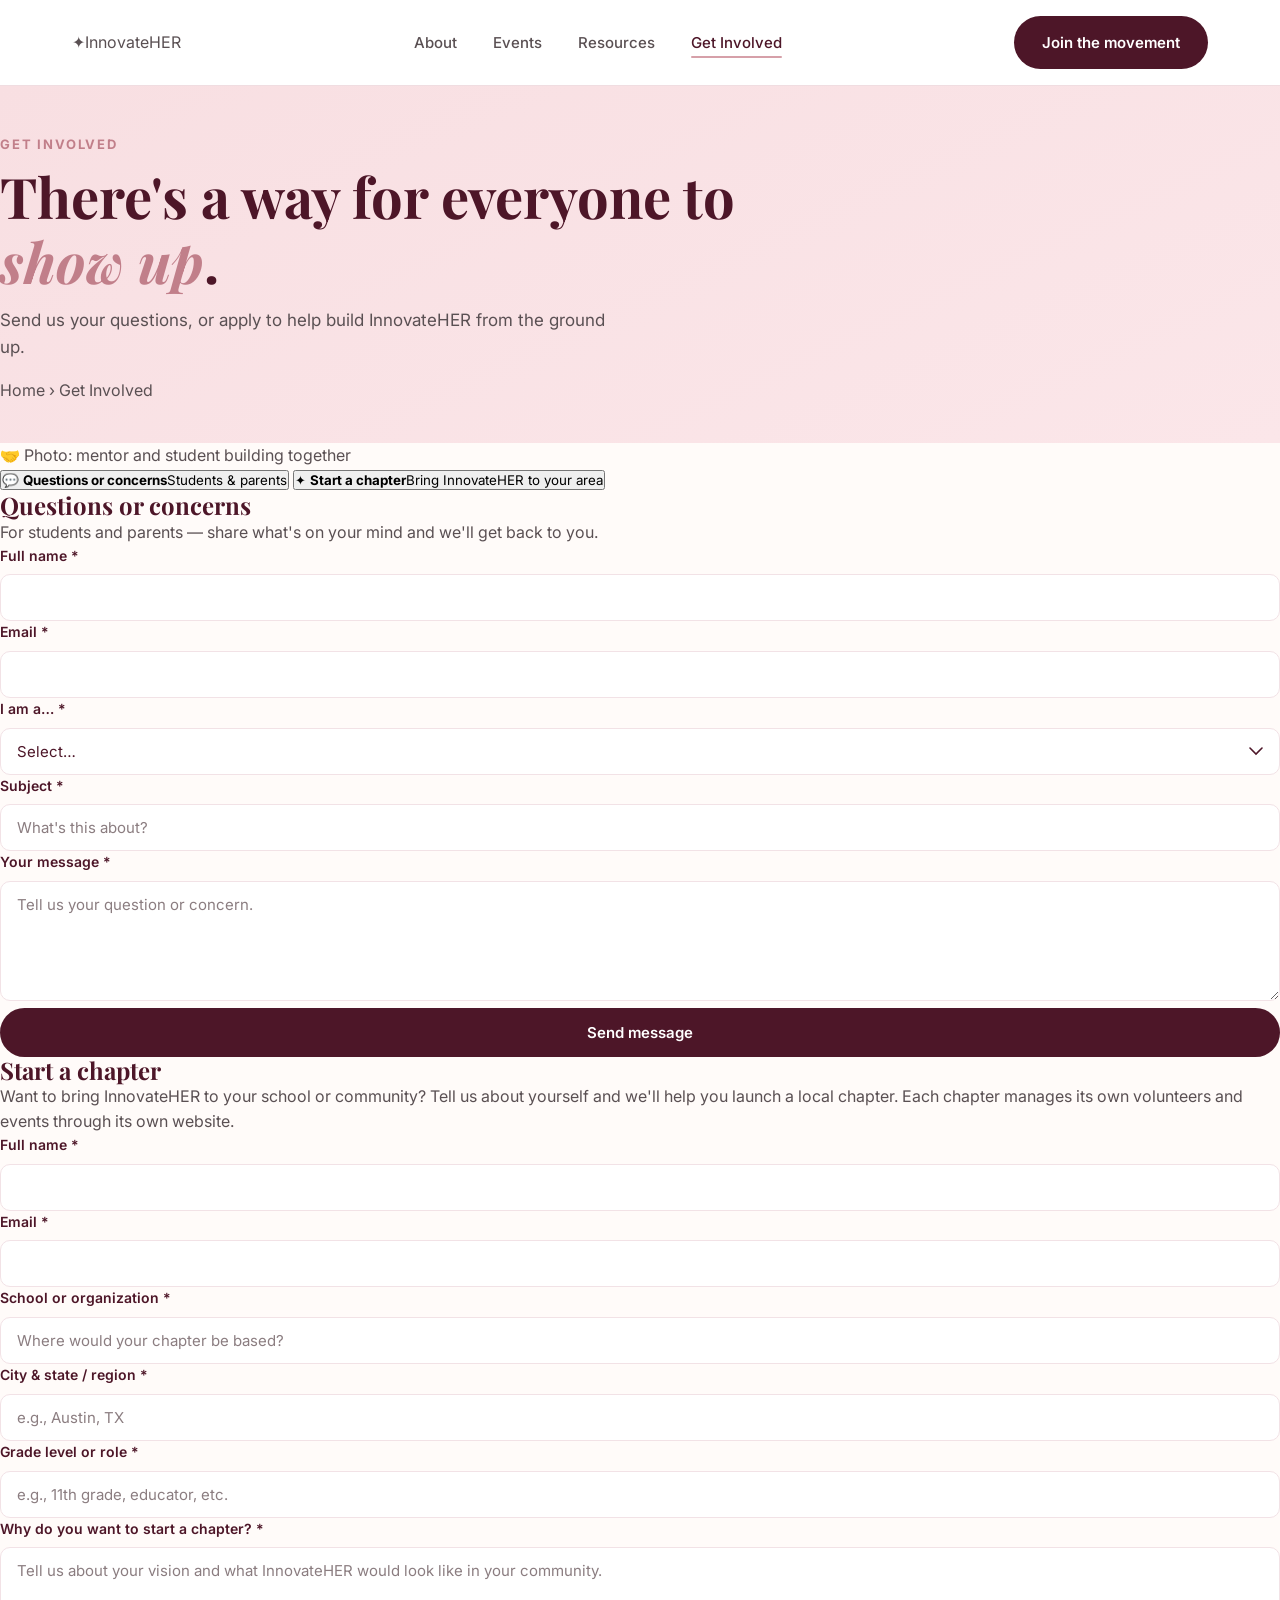
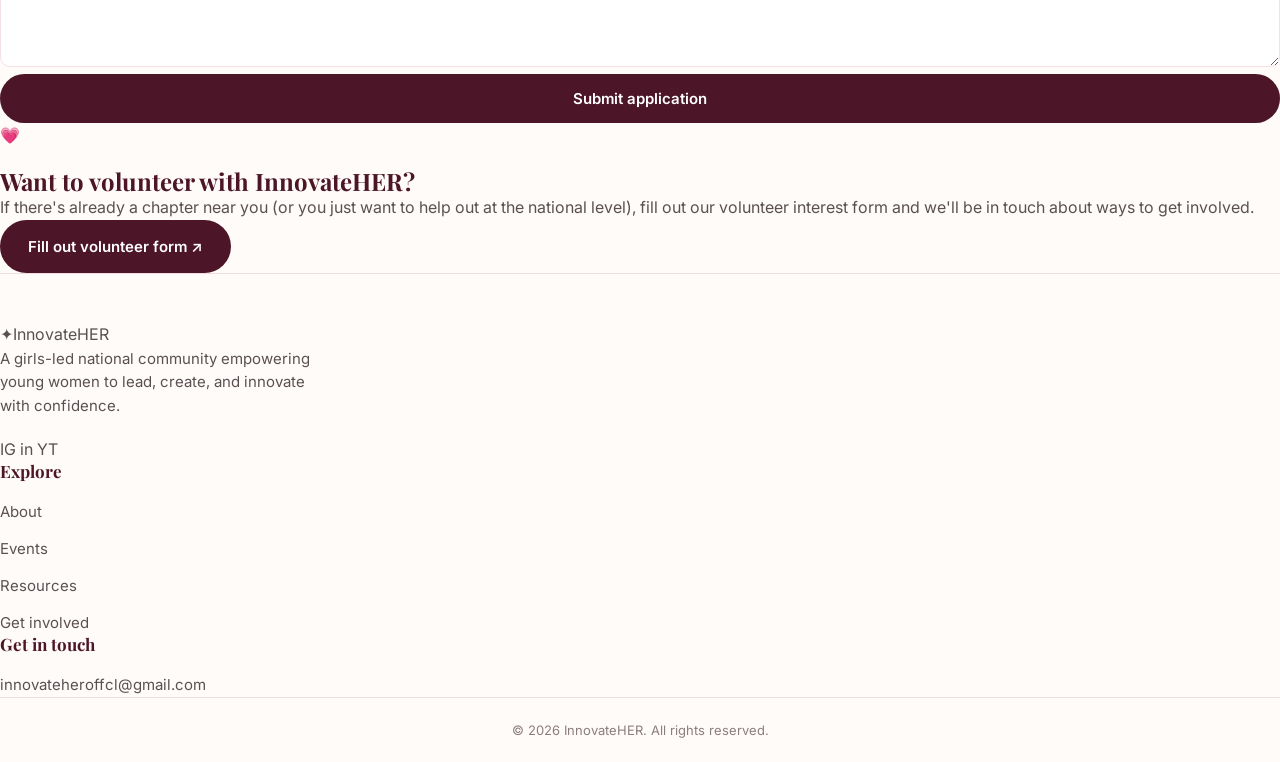
<file: get involved.html>
<!DOCTYPE html>
<html lang="en">
<head>
<meta charset="UTF-8">
<meta name="viewport" content="width=device-width, initial-scale=1.0">
<title>Get Involved — InnovateHER</title>
<meta name="description" content="Send us your questions, or apply to help build InnovateHER from the ground up.">
<link rel="stylesheet" href="css/style.css">
</head>
<body>

<header class="site-header">
  <nav class="nav wrap">
    <a href="index.html" class="logo"><span class="logo-mark">✦</span>Innovate<span class="accent">HER</span></a>
    <button class="nav-toggle" aria-label="Toggle menu" aria-expanded="false"><span></span><span></span><span></span></button>
    <ul class="nav-links">
      <li><a href="about.html">About</a></li>
      <li><a href="events.html">Events</a></li>
      <li><a href="resources.html">Resources</a></li>
      <li><a href="get-involved.html" aria-current="page">Get Involved</a></li>
    </ul>
    <div class="nav-actions">
      <a href="get-involved.html" class="btn btn-primary">Join the movement</a>
    </div>
  </nav>
</header>

<main>

  <section class="page-hero">
    <div class="wrap">
      <span class="eyebrow">Get Involved</span>
      <h1>There's a way for everyone to <em>show up</em>.</h1>
      <p class="lede">Send us your questions, or apply to help build InnovateHER from the ground up.</p>
      <div class="breadcrumb">
        <a href="index.html">Home</a> <span>›</span> <span class="current">Get Involved</span>
      </div>
    </div>
  </section>

  <section class="get-involved-section">
    <div class="wrap gi-grid">

      <div class="gi-side">
        <div class="gi-image">
          <div class="photo-placeholder">
            <span class="ph-icon">🤝</span>
            <span class="ph-label">Photo: mentor and student building together</span>
          </div>
        </div>
        <div class="gi-tabs">
          <button class="gi-tab active" data-gi-tab="questions">
            <span class="icon">💬</span>
            <span><strong>Questions or concerns</strong><span class="sub">Students &amp; parents</span></span>
          </button>
          <button class="gi-tab" data-gi-tab="chapter">
            <span class="icon">✦</span>
            <span><strong>Start a chapter</strong><span class="sub">Bring InnovateHER to your area</span></span>
          </button>
        </div>
      </div>

      <div class="gi-panels">

        <!-- Questions or concerns -->
        <div class="gi-panel active" data-gi-panel="questions">
          <div class="gi-form-card">
            <h2>Questions or concerns</h2>
            <p>For students and parents — share what's on your mind and we'll get back to you.</p>
            <form data-contact-form>
              <div class="field">
                <label for="q-name">Full name <span class="req">*</span></label>
                <input type="text" id="q-name" required>
              </div>
              <div class="field">
                <label for="q-email">Email <span class="req">*</span></label>
                <input type="email" id="q-email" required>
              </div>
              <div class="field">
                <label for="q-role">I am a… <span class="req">*</span></label>
                <select id="q-role" required>
                  <option value="" selected disabled>Select…</option>
                  <option>Student</option>
                  <option>Parent / guardian</option>
                  <option>Educator</option>
                  <option>Other</option>
                </select>
              </div>
              <div class="field">
                <label for="q-subject">Subject <span class="req">*</span></label>
                <input type="text" id="q-subject" placeholder="What's this about?" required>
              </div>
              <div class="field">
                <label for="q-message">Your message <span class="req">*</span></label>
                <textarea id="q-message" placeholder="Tell us your question or concern." required></textarea>
              </div>
              <button type="submit" class="btn btn-primary btn-block">Send message</button>
            </form>
          </div>
        </div>

        <!-- Start a chapter -->
        <div class="gi-panel" data-gi-panel="chapter">
          <div class="gi-form-card">
            <h2>Start a chapter</h2>
            <p>Want to bring InnovateHER to your school or community? Tell us about yourself and we'll help you launch a local chapter. Each chapter manages its own volunteers and events through its own website.</p>
            <form data-contact-form>
              <div class="field">
                <label for="c-name">Full name <span class="req">*</span></label>
                <input type="text" id="c-name" required>
              </div>
              <div class="field">
                <label for="c-email">Email <span class="req">*</span></label>
                <input type="email" id="c-email" required>
              </div>
              <div class="field">
                <label for="c-org">School or organization <span class="req">*</span></label>
                <input type="text" id="c-org" placeholder="Where would your chapter be based?" required>
              </div>
              <div class="field">
                <label for="c-city">City &amp; state / region <span class="req">*</span></label>
                <input type="text" id="c-city" placeholder="e.g., Austin, TX" required>
              </div>
              <div class="field">
                <label for="c-grade">Grade level or role <span class="req">*</span></label>
                <input type="text" id="c-grade" placeholder="e.g., 11th grade, educator, etc." required>
              </div>
              <div class="field">
                <label for="c-why">Why do you want to start a chapter? <span class="req">*</span></label>
                <textarea id="c-why" placeholder="Tell us about your vision and what InnovateHER would look like in your community." required></textarea>
              </div>
              <button type="submit" class="btn btn-primary btn-block">Submit application</button>
            </form>
          </div>
        </div>

      </div>
    </div>
  </section>

  <section>
    <div class="wrap">
      <div class="volunteer-panel">
        <div class="value-icon dark" style="margin:0 auto 20px;">💗</div>
        <h2>Want to volunteer with InnovateHER?</h2>
        <p>If there's already a chapter near you (or you just want to help out at the national level), fill out our volunteer interest form and we'll be in touch about ways to get involved.</p>
        <a href="https://forms.gle/dvFpcqsijAGz8aZDA" target="_blank" rel="noopener" class="btn btn-primary">Fill out volunteer form ↗</a>
      </div>
    </div>
  </section>

</main>

<footer class="site-footer">
  <div class="wrap">
    <div class="footer-grid">
      <div class="footer-brand">
        <a href="index.html" class="logo"><span class="logo-mark">✦</span>Innovate<span class="accent">HER</span></a>
        <p>A girls-led national community empowering young women to lead, create, and innovate with confidence.</p>
        <div class="social-row">
          <a href="#" aria-label="Instagram">IG</a>
          <a href="#" aria-label="LinkedIn">in</a>
          <a href="#" aria-label="YouTube">YT</a>
        </div>
      </div>
      <div class="footer-col">
        <h4>Explore</h4>
        <ul>
          <li><a href="about.html">About</a></li>
          <li><a href="events.html">Events</a></li>
          <li><a href="resources.html">Resources</a></li>
          <li><a href="get-involved.html">Get involved</a></li>
        </ul>
      </div>
      <div class="footer-col">
        <h4>Get in touch</h4>
        <ul><li><a href="mailto:innovateheroffcl@gmail.com">innovateheroffcl@gmail.com</a></li></ul>
      </div>
    </div>
    <div class="footer-bottom">© 2026 InnovateHER. All rights reserved.</div>
  </div>
</footer>

<script src="js/script.js"></script>
</body>
</html>
</file>
<file: css/style.css>
/* =========================================================
   InnovateHER — Main Stylesheet
   Brand: wine maroon + blush pink, editorial serif + clean sans
   ========================================================= */

/* ---------- Fonts ---------- */
@import url('https://fonts.googleapis.com/css2?family=Playfair+Display:ital,wght@0,500;0,600;0,700;1,500;1,600&family=Inter:wght@400;500;600;700&display=swap');

/* ---------- Design tokens ---------- */
:root {
  /* Brand colors */
  --maroon: #4d1628;
  --maroon-dark: #37101d;
  --maroon-deep: #571a2d;
  --pink-accent: #d6a0a9;
  --pink-accent-dark: #c17f8a;

  /* Backgrounds */
  --blush: #fadee5;
  --blush-soft: #fdeef1;
  --hero-pink-1: #f8dfe2;
  --hero-pink-2: #fbe6e9;
  --page-bg: #fffbf9;
  --white: #ffffff;

  /* Text */
  --text-heading: #4d1628;
  --text-body: #5a5053;
  --text-muted: #8b7d80;
  --text-on-dark: #fdeef1;

  /* Borders */
  --border-soft: #f0dde1;
  --border-card: #f2e2e6;

  /* Type */
  --font-display: 'Playfair Display', Georgia, 'Times New Roman', serif;
  --font-body: 'Inter', -apple-system, BlinkMacSystemFont, 'Segoe UI', sans-serif;

  /* Radii + shadow */
  --radius-sm: 10px;
  --radius-md: 16px;
  --radius-lg: 20px;
  --radius-pill: 999px;
  --shadow-card: 0 4px 24px rgba(77, 22, 40, 0.06);
  --shadow-card-hover: 0 10px 32px rgba(77, 22, 40, 0.12);

  --container-width: 1200px;
}

/* ---------- Reset ---------- */
* {
  box-sizing: border-box;
  margin: 0;
  padding: 0;
}

html {
  scroll-behavior: smooth;
}

body {
  font-family: var(--font-body);
  color: var(--text-body);
  background: var(--page-bg);
  line-height: 1.55;
  -webkit-font-smoothing: antialiased;
}

img {
  max-width: 100%;
  display: block;
}

a {
  color: inherit;
  text-decoration: none;
}

ul {
  list-style: none;
}

button {
  font-family: inherit;
  cursor: pointer;
}

h1, h2, h3, h4 {
  font-family: var(--font-display);
  color: var(--text-heading);
  font-weight: 700;
  line-height: 1.15;
}

.container {
  max-width: var(--container-width);
  margin: 0 auto;
  padding: 0 32px;
}

/* Visible keyboard focus */
a:focus-visible,
button:focus-visible,
input:focus-visible,
select:focus-visible,
textarea:focus-visible {
  outline: 2px solid var(--maroon);
  outline-offset: 3px;
}

@media (prefers-reduced-motion: reduce) {
  * {
    animation-duration: 0.001ms !important;
    animation-iteration-count: 1 !important;
    transition-duration: 0.001ms !important;
    scroll-behavior: auto !important;
  }
}

/* ---------- Buttons ---------- */
.btn {
  display: inline-flex;
  align-items: center;
  justify-content: center;
  gap: 8px;
  padding: 15px 28px;
  border-radius: var(--radius-pill);
  font-weight: 600;
  font-size: 15px;
  border: none;
  transition: transform 0.15s ease, background-color 0.15s ease, box-shadow 0.15s ease;
  white-space: nowrap;
}

.btn-primary {
  background: var(--maroon);
  color: var(--white);
}

.btn-primary:hover {
  background: var(--maroon-dark);
  transform: translateY(-1px);
}

.btn-secondary {
  background: var(--blush);
  color: var(--maroon);
}

.btn-secondary:hover {
  background: var(--pink-accent);
  color: var(--white);
  transform: translateY(-1px);
}

.btn-outline {
  background: transparent;
  color: var(--maroon);
  border: 1.5px solid var(--maroon);
}

.btn-outline:hover {
  background: var(--maroon);
  color: var(--white);
}

.btn-block {
  width: 100%;
}

/* ---------- Navigation ---------- */
.site-header {
  position: sticky;
  top: 0;
  z-index: 100;
  background: rgba(255, 255, 255, 0.92);
  backdrop-filter: blur(10px);
  border-bottom: 1px solid var(--border-soft);
}

.nav {
  display: flex;
  align-items: center;
  justify-content: space-between;
  padding: 16px 32px;
  max-width: var(--container-width);
  margin: 0 auto;
}

.nav-logo {
  display: flex;
  align-items: center;
  gap: 10px;
  font-family: var(--font-display);
  font-weight: 700;
  font-size: 20px;
  color: var(--maroon);
}

.nav-logo .logo-mark {
  width: 40px;
  height: 40px;
  border-radius: 10px;
  background: var(--blush);
  display: flex;
  align-items: center;
  justify-content: center;
  overflow: hidden;
}

.nav-logo .logo-mark img {
  width: 100%;
  height: 100%;
  object-fit: cover;
}

.nav-logo .her {
  color: var(--pink-accent-dark);
}

.nav-links {
  display: flex;
  align-items: center;
  gap: 36px;
  list-style: none;
}

.nav-links a {
  font-size: 15px;
  font-weight: 500;
  color: var(--text-body);
  transition: color 0.15s ease;
  position: relative;
}

.nav-links a:hover,
.nav-links a[aria-current="page"] {
  color: var(--maroon);
}

.nav-links a[aria-current="page"]::after {
  content: '';
  position: absolute;
  left: 0;
  right: 0;
  bottom: -6px;
  height: 2px;
  background: var(--pink-accent);
  border-radius: 2px;
}

.nav-actions {
  display: flex;
  align-items: center;
  gap: 16px;
}

.nav-toggle {
  display: none;
  background: none;
  border: none;
  width: 32px;
  height: 32px;
  flex-direction: column;
  justify-content: center;
  align-items: center;
  gap: 5px;
}

.nav-toggle span {
  display: block;
  width: 22px;
  height: 2px;
  background: var(--maroon);
  border-radius: 2px;
  transition: transform 0.2s ease, opacity 0.2s ease;
}

.nav-toggle.open span:nth-child(1) { transform: translateY(7px) rotate(45deg); }
.nav-toggle.open span:nth-child(2) { opacity: 0; }
.nav-toggle.open span:nth-child(3) { transform: translateY(-7px) rotate(-45deg); }

/* ---------- Page hero (interior pages) ---------- */
.page-hero {
  background: linear-gradient(155deg, var(--hero-pink-1), var(--hero-pink-2));
  padding: 48px 0 40px;
}

.page-hero .eyebrow {
  color: var(--pink-accent-dark);
  font-weight: 700;
  font-size: 13px;
  letter-spacing: 0.14em;
  text-transform: uppercase;
  margin-bottom: 10px;
  display: block;
}

.page-hero h1 {
  font-size: clamp(36px, 5vw, 56px);
  max-width: 800px;
  margin-bottom: 14px;
}

.page-hero h1 em {
  color: var(--pink-accent-dark);
  font-style: italic;
}

.page-hero p {
  font-size: 17px;
  max-width: 620px;
  color: var(--text-body);
  margin-bottom: 18px;
}

.breadcrumbs {
  font-size: 14px;
  color: var(--text-muted);
  display: flex;
  align-items: center;
  gap: 8px;
}

.breadcrumbs a {
  color: var(--text-muted);
  transition: color 0.15s ease;
}

.breadcrumbs a:hover {
  color: var(--maroon);
}

.breadcrumbs .current {
  color: var(--maroon);
  font-weight: 600;
}

/* ---------- Hero (home) ---------- */
.hero {
  background: linear-gradient(155deg, var(--hero-pink-1), var(--hero-pink-2));
  padding: 48px 0 64px;
  overflow: hidden;
}

.hero-inner {
  display: grid;
  grid-template-columns: 1fr 1fr;
  gap: 48px;
  align-items: center;
}

.hero h1 {
  font-size: clamp(40px, 5.4vw, 64px);
  margin-bottom: 18px;
}

.hero h1 em {
  color: var(--pink-accent-dark);
  font-style: italic;
  font-weight: 500;
}

.hero p {
  font-size: 17px;
  color: var(--text-body);
  max-width: 480px;
  margin-bottom: 24px;
}

.hero-actions {
  display: flex;
  gap: 14px;
  flex-wrap: wrap;
}

.hero-media {
  position: relative;
}

.hero-media .media-frame {
  border-radius: var(--radius-lg);
  overflow: hidden;
  aspect-ratio: 4 / 3;
  background: linear-gradient(135deg, #f6b8c4, #e88fa0);
  display: flex;
  align-items: center;
  justify-content: center;
  color: rgba(255,255,255,0.85);
  font-family: var(--font-display);
  font-size: 15px;
  text-align: center;
  padding: 24px;
}

.hero-media img {
  width: 100%;
  height: 100%;
  object-fit: cover;
}

.hero-badge {
  position: absolute;
  top: -14px;
  right: 24px;
  background: var(--maroon);
  color: var(--blush);
  font-family: var(--font-display);
  font-style: italic;
  font-size: 14px;
  padding: 10px 18px;
  border-radius: var(--radius-pill);
  box-shadow: var(--shadow-card);
}

/* ---------- Section spacing ---------- */
.section {
  padding: 64px 0;
}

.section-tight {
  padding: 40px 0;
}

.section-eyebrow {
  color: var(--pink-accent-dark);
  font-weight: 700;
  font-size: 13px;
  letter-spacing: 0.14em;
  text-transform: uppercase;
  margin-bottom: 10px;
  display: block;
}

.section-heading {
  font-size: clamp(30px, 3.6vw, 40px);
  margin-bottom: 14px;
}

.section-sub {
  font-size: 17px;
  color: var(--text-body);
  max-width: 640px;
}

.text-center {
  text-align: center;
}

.sr-only {
  position: absolute;
  width: 1px;
  height: 1px;
  padding: 0;
  margin: -1px;
  overflow: hidden;
  clip: rect(0, 0, 0, 0);
  white-space: nowrap;
  border: 0;
}

.mx-auto {
  margin-left: auto;
  margin-right: auto;
}

/* ---------- Mission section (home) ---------- */
.mission {
  display: grid;
  grid-template-columns: 1fr 1fr;
  gap: 48px;
  align-items: start;
}

.mission-copy p {
  margin-bottom: 18px;
  font-size: 16px;
}

.mission-cards {
  display: flex;
  flex-direction: column;
  gap: 14px;
}

.mission-card {
  background: var(--white);
  border: 1px solid var(--border-card);
  border-radius: var(--radius-md);
  padding: 22px;
  display: flex;
  gap: 16px;
  align-items: flex-start;
  box-shadow: var(--shadow-card);
  transition: box-shadow 0.2s ease;
}

.mission-card:hover {
  box-shadow: var(--shadow-card-hover);
}

.mission-card .icon {
  width: 48px;
  height: 48px;
  border-radius: var(--radius-sm);
  background: var(--blush);
  color: var(--maroon);
  display: flex;
  align-items: center;
  justify-content: center;
  flex-shrink: 0;
}

.mission-card.accent .icon {
  background: var(--maroon);
  color: var(--blush);
}

.mission-card h3 {
  font-size: 20px;
  margin-bottom: 8px;
}

.mission-card p {
  font-size: 15px;
  color: var(--text-body);
}

/* ---------- Feature / building cards (3-up) ---------- */
.feature-grid {
  display: grid;
  grid-template-columns: repeat(3, 1fr);
  gap: 20px;
  margin-top: 36px;
}

.feature-card {
  background: var(--white);
  border: 1px solid var(--border-card);
  border-radius: var(--radius-md);
  padding: 28px 24px;
  box-shadow: var(--shadow-card);
  transition: box-shadow 0.2s ease;
}

.feature-card:hover {
  box-shadow: var(--shadow-card-hover);
}

.feature-card.center {
  background: var(--maroon);
  color: var(--blush);
}

.feature-card.center h3,
.feature-card.center p {
  color: var(--blush);
}

.feature-card .icon {
  width: 48px;
  height: 48px;
  border-radius: var(--radius-sm);
  background: var(--blush);
  color: var(--maroon);
  display: flex;
  align-items: center;
  justify-content: center;
  margin-bottom: 16px;
}

.feature-card.center .icon {
  background: rgba(253, 238, 241, 0.15);
  color: var(--blush);
}

.feature-card h3 {
  font-size: 20px;
  margin-bottom: 10px;
}

.feature-card p {
  font-size: 15px;
}

/* ---------- Newsletter / CTA band ---------- */
.cta-band {
  background: linear-gradient(155deg, var(--maroon-deep), var(--maroon-dark));
  border-radius: var(--radius-lg);
  padding: 56px 40px;
  text-align: center;
  color: var(--blush-soft);
}

.cta-band h2 {
  color: var(--white);
  font-size: clamp(30px, 4vw, 44px);
  margin-bottom: 16px;
}

.cta-band h2 em {
  color: var(--pink-accent);
  font-style: italic;
}

.cta-band p {
  max-width: 480px;
  margin: 0 auto 24px;
  color: var(--blush-soft);
  opacity: 0.9;
}

.newsletter-form {
  display: flex;
  gap: 12px;
  max-width: 480px;
  margin: 0 auto;
  flex-wrap: wrap;
  justify-content: center;
}

.newsletter-form input[type="email"] {
  flex: 1;
  min-width: 220px;
  padding: 15px 22px;
  border-radius: var(--radius-pill);
  border: 1px solid rgba(253, 238, 241, 0.35);
  background: rgba(253, 238, 241, 0.08);
  color: var(--white);
  font-size: 15px;
}

.newsletter-form input[type="email"]::placeholder {
  color: rgba(253, 238, 241, 0.6);
}
.newsletter-form button[type="submit"] {
  flex: 0 0 auto;
  width: auto;
  display: inline-block;
  padding: 15px 30px;
  border-radius: 999px;
  border: none;
  background: #fadee5;
  color: #4d1628;
  font-weight: 600;
  font-size: 15px;
  font-family: inherit;
  line-height: 1;
  cursor: pointer;
  transition: background 0.15s ease, transform 0.15s ease;
}

.newsletter-form button:hover {
  background: var(--white);
  transform: translateY(-1px);
}

.newsletter-note {
  font-size: 13px;
  margin-top: 14px;
  opacity: 0.7;
}

.form-success {
  display: none;
  color: var(--blush);
  font-weight: 600;
  margin-top: 16px;
}

.form-success.show {
  display: block;
}

/* ---------- Footer ---------- */
.site-footer {
  border-top: 1px solid var(--border-soft);
  padding: 48px 0 0;
}

.footer-top {
  display: grid;
  grid-template-columns: 1.6fr 1fr 1fr;
  gap: 32px;
  padding-bottom: 36px;
}

.footer-brand .nav-logo {
  margin-bottom: 16px;
}

.footer-brand p {
  max-width: 320px;
  font-size: 15px;
  margin-bottom: 20px;
}

.social-links {
  display: flex;
  gap: 12px;
}

.social-links a {
  width: 40px;
  height: 40px;
  border-radius: 50%;
  background: var(--blush);
  color: var(--maroon);
  display: flex;
  align-items: center;
  justify-content: center;
  transition: background 0.15s ease, color 0.15s ease;
}

.social-links a:hover {
  background: var(--maroon);
  color: var(--blush);
}

.footer-col h4 {
  font-family: var(--font-display);
  font-size: 17px;
  margin-bottom: 18px;
}

.footer-col ul {
  display: flex;
  flex-direction: column;
  gap: 12px;
}

.footer-col a {
  font-size: 15px;
  color: var(--text-body);
  transition: color 0.15s ease;
}

.footer-col a:hover {
  color: var(--maroon);
}

.footer-bottom {
  border-top: 1px solid var(--border-soft);
  padding: 22px 0;
  font-size: 13px;
  color: var(--text-muted);
  text-align: center;
}

/* ---------- About: story block ---------- */
.story-block {
  display: grid;
  grid-template-columns: 0.9fr 1.1fr;
  gap: 40px;
  align-items: center;
}

.story-media {
  border-radius: var(--radius-lg);
  overflow: hidden;
  background: var(--blush);
  display: flex;
  align-items: center;
  justify-content: center;
  aspect-ratio: 1 / 1;
}

.story-media .wordmark {
  font-family: var(--font-display);
  font-size: clamp(28px, 3.4vw, 40px);
  text-align: center;
  color: var(--maroon);
}

.story-media .wordmark .her {
  color: var(--pink-accent);
  font-weight: 700;
  -webkit-text-stroke: 0;
}

.story-media .wordmark .tagline {
  display: block;
  font-family: var(--font-body);
  font-size: 13px;
  letter-spacing: 0.3em;
  margin-top: 10px;
  color: var(--maroon);
}

.story-copy p {
  margin-bottom: 18px;
  font-size: 16px;
}

/* ---------- Leadership grid ---------- */
.leadership-grid {
  display: grid;
  grid-template-columns: repeat(3, 1fr);
  gap: 20px;
  margin-top: 36px;
}

.leader-card {
  background: var(--white);
  border: 1px solid var(--border-card);
  border-radius: var(--radius-md);
  padding: 16px;
  text-align: center;
  box-shadow: var(--shadow-card);
  transition: box-shadow 0.2s ease, transform 0.2s ease;
}

.leader-card.clickable {
  cursor: pointer;
}

.leader-card:hover {
  box-shadow: var(--shadow-card-hover);
}

.leader-photo {
  aspect-ratio: 1 / 1;
  border-radius: var(--radius-sm);
  background: var(--blush);
  color: var(--maroon);
  display: flex;
  align-items: center;
  justify-content: center;
  font-weight: 600;
  font-size: 15px;
  margin-bottom: 14px;
  overflow: hidden;
}

.leader-photo img {
  width: 100%;
  height: 100%;
  object-fit: cover;
}

.leader-photo.open-position {
  background: var(--blush);
}

.leader-card h3 {
  font-size: 19px;
  margin-bottom: 4px;
}

.leader-card .role {
  font-size: 14px;
  color: var(--text-muted);
  margin-bottom: 6px;
}

.leader-card .cta-hint {
  font-size: 13px;
  color: var(--pink-accent-dark);
  font-weight: 600;
}

/* ---------- Modal ---------- */
.modal-overlay {
  position: fixed;
  inset: 0;
  background: rgba(30, 10, 18, 0.55);
  display: none;
  align-items: center;
  justify-content: center;
  padding: 24px;
  z-index: 1000;
}

.modal-overlay.open {
  display: flex;
}

.modal-box {
  background: var(--white);
  border-radius: var(--radius-md);
  max-width: 480px;
  width: 100%;
  padding: 40px;
  position: relative;
  max-height: 85vh;
  overflow-y: auto;
}

.modal-close {
  position: absolute;
  top: 20px;
  right: 20px;
  width: 36px;
  height: 36px;
  border-radius: 50%;
  border: 1.5px solid var(--border-card);
  background: var(--white);
  color: var(--maroon);
  display: flex;
  align-items: center;
  justify-content: center;
  font-size: 18px;
  transition: background 0.15s ease, color 0.15s ease;
}

.modal-close:hover {
  background: var(--maroon);
  color: var(--white);
  border-color: var(--maroon);
}

.modal-box h3 {
  font-size: 24px;
  margin-bottom: 6px;
  padding-right: 30px;
}

.modal-box .role {
  color: var(--text-muted);
  font-size: 15px;
  margin-bottom: 20px;
}

.modal-box p {
  font-size: 15px;
  margin-bottom: 16px;
}

.modal-box ul {
  margin-bottom: 24px;
}

.modal-box ul li {
  position: relative;
  padding-left: 20px;
  font-size: 15px;
  margin-bottom: 10px;
  color: var(--text-body);
}

.modal-box ul li::before {
  content: '';
  position: absolute;
  left: 0;
  top: 8px;
  width: 6px;
  height: 6px;
  border-radius: 50%;
  background: var(--pink-accent-dark);
}

/* ---------- Want to know more (band) ---------- */
.know-more {
  text-align: center;
}

.know-more h2 {
  font-size: clamp(26px, 3vw, 32px);
  margin-bottom: 18px;
}

.know-more .actions {
  display: flex;
  gap: 14px;
  justify-content: center;
  flex-wrap: wrap;
}

/* ---------- Events listing ---------- */

/* Hide the radio inputs that drive filtering — labels below are the visible control */
input.tab-radio {
  position: absolute;
  width: 1px;
  height: 1px;
  padding: 0;
  margin: -1px;
  overflow: hidden;
  clip: rect(0, 0, 0, 0);
  white-space: nowrap;
  border: 0;
}

.filter-tabs {
  display: flex;
  gap: 10px;
  flex-wrap: wrap;
  margin-bottom: 40px;
}

.filter-tab {
  display: inline-flex;
  padding: 12px 22px;
  border-radius: var(--radius-pill);
  border: 1.5px solid var(--border-card);
  background: var(--white);
  color: var(--text-body);
  font-weight: 600;
  font-size: 14px;
  cursor: pointer;
  transition: all 0.15s ease;
}

.filter-tab:hover {
  border-color: var(--maroon);
}

/* Active filter label styling, driven by which radio is checked */
#filter-all:checked ~ .filter-tabs label[for="filter-all"],
#filter-workshop:checked ~ .filter-tabs label[for="filter-workshop"],
#filter-info-session:checked ~ .filter-tabs label[for="filter-info-session"],
#filter-conference:checked ~ .filter-tabs label[for="filter-conference"],
#filter-showcase:checked ~ .filter-tabs label[for="filter-showcase"] {
  background: var(--maroon);
  border-color: var(--maroon);
  color: var(--white);
}

.events-grid {
  display: grid;
  grid-template-columns: repeat(auto-fill, minmax(320px, 1fr));
  gap: 20px;
}

/* Card visibility driven by which filter radio is checked.
   "All" shows every card; each other filter shows only matching data-event-category cards. */
.event-card-link {
  display: none;
}

#filter-all:checked ~ .events-grid .event-card-link {
  display: block;
}

#filter-workshop:checked ~ .events-grid .event-card-link[data-event-category="workshop"],
#filter-info-session:checked ~ .events-grid .event-card-link[data-event-category="info-session"],
#filter-conference:checked ~ .events-grid .event-card-link[data-event-category="conference"],
#filter-showcase:checked ~ .events-grid .event-card-link[data-event-category="showcase"] {
  display: block;
}

/* Events empty state — shown for any filter with zero matching cards right now.
   When you add a card for a category below, delete that filter's line here. */
.empty-state {
  display: none;
  text-align: center;
  color: var(--text-muted);
  font-size: 16px;
  padding: 40px 20px;
}

#filter-info-session:checked ~ .empty-state,
#filter-conference:checked ~ .empty-state,
#filter-showcase:checked ~ .empty-state {
  display: block;
}

.event-card {
  background: var(--white);
  border: 1px solid var(--border-card);
  border-radius: var(--radius-md);
  padding: 24px;
  box-shadow: var(--shadow-card);
  transition: box-shadow 0.2s ease;
}

.event-card:hover {
  box-shadow: var(--shadow-card-hover);
}

.event-card .top-row {
  display: flex;
  justify-content: space-between;
  align-items: center;
  margin-bottom: 18px;
}

.tag {
  display: inline-block;
  background: var(--blush);
  color: var(--maroon);
  font-size: 13px;
  font-weight: 600;
  padding: 6px 14px;
  border-radius: var(--radius-pill);
}

.event-card .location {
  font-size: 14px;
  color: var(--text-muted);
}

.event-card h3 {
  font-size: 24px;
  color: var(--pink-accent-dark);
  margin-bottom: 12px;
}

.event-card > p {
  font-size: 15px;
  margin-bottom: 20px;
}

.event-meta {
  border-top: 1px solid var(--border-soft);
  padding-top: 18px;
  display: flex;
  flex-direction: column;
  gap: 10px;
}

.event-meta .meta-row {
  display: flex;
  align-items: center;
  gap: 10px;
  font-size: 14px;
  color: var(--text-body);
}

.event-meta .meta-row svg {
  color: var(--pink-accent-dark);
  flex-shrink: 0;
}

/* ---------- Event detail page ---------- */
.event-detail {
  display: grid;
  grid-template-columns: 1.5fr 1fr;
  gap: 56px;
  align-items: start;
}

.back-link {
  display: inline-flex;
  align-items: center;
  gap: 8px;
  font-size: 14px;
  font-weight: 600;
  color: var(--text-body);
  margin-bottom: 28px;
  transition: color 0.15s ease;
}

.back-link:hover {
  color: var(--maroon);
}

.event-detail h1 {
  font-size: clamp(28px, 3.4vw, 36px);
  margin-bottom: 20px;
}

.event-detail-copy p {
  font-size: 16px;
  margin-bottom: 32px;
}

.info-box {
  background: var(--blush-soft);
  border: 1px solid var(--border-card);
  border-radius: var(--radius-md);
  padding: 28px;
}

.info-box h3 {
  font-size: 19px;
  margin-bottom: 16px;
}

.info-box ul li {
  position: relative;
  padding-left: 20px;
  font-size: 15px;
  margin-bottom: 12px;
}

.info-box ul li::before {
  content: '';
  position: absolute;
  left: 0;
  top: 8px;
  width: 6px;
  height: 6px;
  border-radius: 50%;
  background: var(--pink-accent-dark);
}

.event-sidebar {
  background: var(--blush);
  border-radius: var(--radius-lg);
  padding: 32px;
}

.sidebar-row {
  display: flex;
  gap: 14px;
  padding-bottom: 22px;
  margin-bottom: 22px;
  border-bottom: 1px solid rgba(77, 22, 40, 0.1);
}

.sidebar-row:last-of-type {
  border-bottom: none;
}

.sidebar-row .icon {
  width: 40px;
  height: 40px;
  border-radius: 10px;
  background: var(--white);
  color: var(--maroon);
  display: flex;
  align-items: center;
  justify-content: center;
  flex-shrink: 0;
}

.sidebar-row .label {
  font-size: 12px;
  font-weight: 700;
  letter-spacing: 0.1em;
  text-transform: uppercase;
  color: var(--pink-accent-dark);
  margin-bottom: 4px;
}

.sidebar-row .value {
  font-size: 15px;
  font-weight: 600;
  color: var(--maroon);
}

.sidebar-row .value span {
  display: block;
  font-weight: 400;
  color: var(--text-body);
  font-size: 14px;
  margin-top: 2px;
}

.event-sidebar .btn {
  margin-top: 6px;
}

.sidebar-note {
  text-align: center;
  font-size: 13px;
  color: var(--text-muted);
  margin-top: 12px;
}

/* ---------- Get Involved: tabs + forms ---------- */
.involve-layout {
  display: grid;
  grid-template-columns: 380px 1fr;
  gap: 40px;
  align-items: start;
}

.involve-media {
  border-radius: var(--radius-lg);
  overflow: hidden;
  aspect-ratio: 4 / 5;
  background: linear-gradient(135deg, #f6b8c4, #e88fa0);
}

.involve-media img {
  width: 100%;
  height: 100%;
  object-fit: cover;
}

.involve-tabs {
  display: flex;
  flex-direction: column;
  gap: 14px;
  margin-top: 20px;
}

.involve-tab {
  display: flex;
  align-items: center;
  gap: 16px;
  background: var(--white);
  border: 1.5px solid var(--border-card);
  border-radius: var(--radius-md);
  padding: 20px;
  text-align: left;
  cursor: pointer;
  transition: all 0.15s ease;
}

.involve-tab .icon {
  width: 44px;
  height: 44px;
  border-radius: var(--radius-sm);
  background: var(--blush);
  color: var(--maroon);
  display: flex;
  align-items: center;
  justify-content: center;
  flex-shrink: 0;
}

.involve-tab strong {
  display: block;
  color: var(--text-heading);
  font-size: 16px;
  margin-bottom: 2px;
}

.involve-tab span {
  font-size: 13px;
  color: var(--text-muted);
}

/* Active tab + panel styling, driven by which radio is checked */
#tab-questions:checked ~ .involve-left .involve-tabs label[for="tab-questions"],
#tab-chapter:checked ~ .involve-left .involve-tabs label[for="tab-chapter"] {
  border-color: var(--maroon);
  background: var(--blush-soft);
}

#tab-questions:checked ~ .involve-left .involve-tabs label[for="tab-questions"] .icon,
#tab-chapter:checked ~ .involve-left .involve-tabs label[for="tab-chapter"] .icon {
  background: var(--maroon);
  color: var(--blush);
}

.involve-panel {
  background: var(--white);
  border: 1px solid var(--border-card);
  border-radius: var(--radius-md);
  padding: 28px;
  box-shadow: var(--shadow-card);
  display: none;
}

#tab-questions:checked ~ .involve-right #panel-questions,
#tab-chapter:checked ~ .involve-right #panel-chapter {
  display: block;
}

.involve-panel h2 {
  font-size: 24px;
  margin-bottom: 8px;
}

.involve-panel > p {
  margin-bottom: 20px;
  font-size: 15px;
}

/* ---------- Form elements ---------- */
.form-grid {
  display: flex;
  flex-direction: column;
  gap: 16px;
}

.form-row-2 {
  display: grid;
  grid-template-columns: 1fr 1fr;
  gap: 20px;
}

.field label {
  display: block;
  font-size: 14px;
  font-weight: 600;
  color: var(--text-heading);
  margin-bottom: 8px;
}

.field .required {
  color: var(--pink-accent-dark);
}

.field input,
.field select,
.field textarea {
  width: 100%;
  padding: 13px 16px;
  border: 1.5px solid var(--border-card);
  border-radius: var(--radius-sm);
  font-family: inherit;
  font-size: 15px;
  color: var(--text-heading);
  background: var(--white);
  transition: border-color 0.15s ease;
}

.field input::placeholder,
.field textarea::placeholder {
  color: var(--text-muted);
}

.field input:focus,
.field select:focus,
.field textarea:focus {
  border-color: var(--maroon);
}

.field textarea {
  min-height: 120px;
  resize: vertical;
}

.field select {
  appearance: none;
  background-image: url("data:image/svg+xml,%3Csvg xmlns='http://www.w3.org/2000/svg' width='14' height='9' viewBox='0 0 14 9'%3E%3Cpath d='M1 1L7 7L13 1' stroke='%234d1628' stroke-width='1.6' fill='none' stroke-linecap='round'/%3E%3C/svg%3E");
  background-repeat: no-repeat;
  background-position: right 16px center;
}

/* ---------- Resources page ---------- */
.resource-tabs {
  display: flex;
  background: var(--blush);
  border-radius: var(--radius-pill);
  padding: 6px;
  max-width: 620px;
  margin: 0 auto 36px;
}

.resource-tab {
  flex: 1;
  text-align: center;
  padding: 14px 24px;
  border-radius: var(--radius-pill);
  border: none;
  background: transparent;
  color: var(--maroon);
  font-weight: 600;
  font-size: 15px;
  cursor: pointer;
  transition: all 0.15s ease;
}

/* Active tab + panel styling, driven by which radio is checked */
#tab-elementary:checked ~ .resource-tabs label[for="tab-elementary"],
#tab-intermediate:checked ~ .resource-tabs label[for="tab-intermediate"],
#tab-highschool:checked ~ .resource-tabs label[for="tab-highschool"] {
  background: var(--maroon);
  color: var(--white);
}

.resource-panel {
  display: none;
}

#tab-elementary:checked ~ #panel-elementary,
#tab-intermediate:checked ~ #panel-intermediate,
#tab-highschool:checked ~ #panel-highschool {
  display: block;
}

.age-badge {
  display: block;
  width: fit-content;
  margin: 0 auto 20px;
  background: var(--blush);
  color: var(--maroon);
  font-size: 13px;
  font-weight: 700;
  padding: 8px 18px;
  border-radius: var(--radius-pill);
  letter-spacing: 0.04em;
}

.resource-panel-header {
  text-align: center;
  margin-bottom: 36px;
}

.resource-panel-header h2 {
  font-size: clamp(28px, 3.4vw, 36px);
  margin-bottom: 14px;
}

.resource-panel-header p {
  max-width: 560px;
  margin: 0 auto;
  font-size: 16px;
}

.resource-grid {
  display: grid;
  grid-template-columns: repeat(3, 1fr);
  gap: 20px;
}

.resource-card {
  background: var(--white);
  border: 1px solid var(--border-card);
  border-radius: var(--radius-md);
  padding: 22px;
  box-shadow: var(--shadow-card);
  transition: box-shadow 0.2s ease;
}

.resource-card:hover {
  box-shadow: var(--shadow-card-hover);
}

.resource-card .top-row {
  display: flex;
  justify-content: space-between;
  align-items: flex-start;
  margin-bottom: 14px;
}

.resource-card .top-row svg {
  color: var(--text-muted);
}

.resource-card h3 {
  font-size: 19px;
  margin-bottom: 10px;
}

.resource-card p {
  font-size: 14px;
  margin-bottom: 22px;
  min-height: 60px;
}

.resource-card .btn {
  width: 100%;
}

.suggest-band {
  text-align: center;
  margin-top: 24px;
}

.suggest-band h2 {
  font-size: clamp(24px, 3vw, 30px);
  margin-bottom: 12px;
}

.suggest-band p {
  max-width: 480px;
  margin: 0 auto 28px;
}

/* ---------- Utility bg sections ---------- */
.bg-blush {
  background: var(--blush-soft);
}

/* ---------- Responsive ---------- */
@media (max-width: 960px) {
  .hero-inner,
  .mission,
  .story-block,
  .event-detail,
  .involve-layout {
    grid-template-columns: 1fr;
  }

  .hero-media,
  .story-media,
  .involve-media {
    order: -1;
  }

  .feature-grid,
  .leadership-grid,
  .resource-grid {
    grid-template-columns: repeat(2, 1fr);
  }

  .footer-top {
    grid-template-columns: 1fr 1fr;
    gap: 32px;
  }

  .footer-brand {
    grid-column: 1 / -1;
  }
}

@media (max-width: 720px) {
  .nav-links {
    display: none;
  }

  .nav-toggle {
    display: flex;
  }

  .site-header.menu-open .nav-links {
    display: flex;
    flex-direction: column;
    position: absolute;
    top: 100%;
    left: 0;
    right: 0;
    background: var(--white);
    padding: 24px 32px;
    gap: 20px;
    border-bottom: 1px solid var(--border-soft);
  }

  .nav-actions .btn {
    padding: 12px 18px;
    font-size: 14px;
  }

  .nav {
    padding: 14px 20px;
    gap: 10px;
  }

  .nav-logo {
    font-size: 17px;
  }

  .nav-logo .logo-mark {
    width: 32px;
    height: 32px;
  }

  .nav-actions {
    gap: 10px;
  }

  .container {
    padding: 0 20px;
  }

  .section {
    padding: 56px 0;
  }

  .feature-grid,
  .leadership-grid,
  .resource-grid {
    grid-template-columns: 1fr;
  }

  .form-row-2 {
    grid-template-columns: 1fr;
  }

  .resource-tabs {
    flex-direction: column;
    gap: 6px;
  }

  .resource-tab {
    padding: 12px 16px;
  }

  .cta-band {
    padding: 48px 24px;
  }

  .know-more .actions,
  .filter-tabs {
    justify-content: flex-start;
  }
}
</file>
